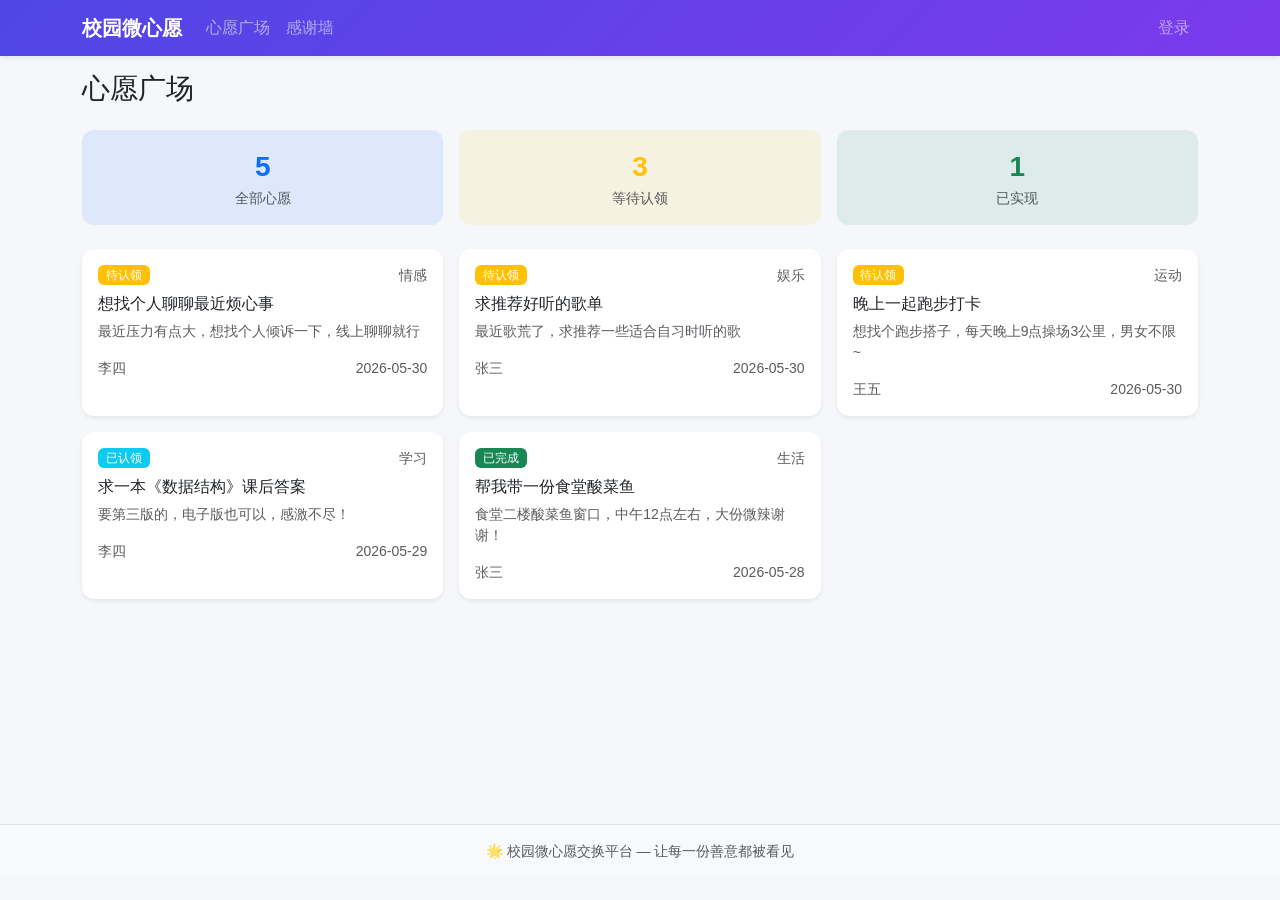
<file: index.html>
﻿<!DOCTYPE html>
<html lang="zh-CN">
<head>
<meta charset="UTF-8">
<meta name="viewport" content="width=device-width, initial-scale=1.0">
<title>校园微心愿</title>
<link href="https://cdn.bootcdn.net/ajax/libs/twitter-bootstrap/5.3.3/css/bootstrap.min.css" rel="stylesheet">
<link href="https://cdn.bootcdn.net/ajax/libs/bootstrap-icons/1.11.3/font/bootstrap-icons.min.css" rel="stylesheet">
<style>
body{background:#f5f7fa;font-family:-apple-system,BlinkMacSystemFont,"Segoe UI","PingFang SC","Microsoft YaHei",sans-serif}
.wish-card{transition:transform .2s,box-shadow .2s;border:none;border-radius:12px;overflow:hidden}
.wish-card:hover{transform:translateY(-3px);box-shadow:0 8px 25px rgba(0,0,0,.1)!important}
.text-truncate-2{display:-webkit-box;-webkit-line-clamp:2;-webkit-box-orient:vertical;overflow:hidden}
.navbar{background:linear-gradient(135deg,#4f46e5,#7c3aed)!important}
.card{border-radius:12px;border:none}
.btn{border-radius:8px}
.form-control,.form-select{border-radius:8px}
.badge{font-weight:500}
#app{min-height:80vh}
</style>
</head>
<body>
<nav class="navbar navbar-expand-lg navbar-dark shadow-sm">
<div class="container">
<a class="navbar-brand fw-bold" href="#/"><i class="bi bi-stars"></i> 校园微心愿</a>
<button class="navbar-toggler" type="button" data-bs-toggle="collapse" data-bs-target="#nav">
<span class="navbar-toggler-icon"></span>
</button>
<div class="collapse navbar-collapse" id="nav">
<ul class="navbar-nav me-auto">
<li class="nav-item"><a class="nav-link" href="#/"><i class="bi bi-house-heart"></i> 心愿广场</a></li>
<li class="nav-item"><a class="nav-link" href="#/gratitude"><i class="bi bi-heart-fill text-danger"></i> 感谢墙</a></li>
</ul>
<ul class="navbar-nav" id="navRight"></ul>
</div>
</div>
</nav>
<div class="container py-3" id="app"></div>
<footer class="bg-light py-3 mt-5 border-top">
<div class="container text-center text-muted small">🌟 校园微心愿交换平台 — 让每一份善意都被看见</div>
</footer>
<div class="modal fade" id="imgModal" tabindex="-1"><div class="modal-dialog modal-dialog-centered"><div class="modal-content"><div class="modal-body p-0"><img id="imgModalSrc" class="w-100"></div></div></div></div>
<script src="https://cdn.bootcdn.net/ajax/libs/twitter-bootstrap/5.3.3/js/bootstrap.bundle.min.js"></script>
<script>

// ==================== 数据层 ====================
const DB = {
  get(k){try{return JSON.parse(localStorage.getItem('cw_'+k)||'[]')}catch{return[]}},
  set(k,v){localStorage.setItem('cw_'+k,JSON.stringify(v))},
  nextId(k){const d=this.get(k);return d.length?Math.max(...d.map(x=>x.id))+1:1},
  uid(){return localStorage.getItem('cw_uid')||null},
  login(user){localStorage.setItem('cw_uid',String(user.id));localStorage.setItem('cw_uname',user.name)},
  logout(){localStorage.removeItem('cw_uid');localStorage.removeItem('cw_uname')},
  me(){const id=this.uid();if(!id)return null;return this.get('users').find(u=>u.id==id)||null}
};

function now(){return new Date().toISOString().slice(0,19).replace('T',' ')}

const STATS_LABEL={pending:'待认领',claimed:'已认领',fulfilled:'待确认',completed:'已完成',cancelled:'已取消',active:'进行中'};
const STATS_COLOR={pending:'warning',claimed:'info',fulfilled:'primary',completed:'success',cancelled:'secondary',active:'info'};

// ==================== 路由 ====================
function route(){
  const hash=location.hash.slice(1)||'/';
  const navRight=document.getElementById('navRight');
  const me=DB.me();
  if(me){
    navRight.innerHTML=`<li class="nav-item dropdown">
      <a class="nav-link dropdown-toggle" href="#" data-bs-toggle="dropdown"><i class="bi bi-person-circle"></i> ${me.name} <span class="badge bg-warning text-dark">${me.credit_score}分</span></a>
      <ul class="dropdown-menu dropdown-menu-end">
        <li><a class="dropdown-item" href="#/my"><i class="bi bi-person"></i> 个人中心</a></li>
        <li><a class="dropdown-item" href="#/post"><i class="bi bi-plus-circle"></i> 发布心愿</a></li>
        <li><hr class="dropdown-divider"></li>
        <li><a class="dropdown-item" href="#" onclick="DB.logout();route()"><i class="bi bi-box-arrow-right"></i> 退出</a></li>
      </ul></li>`;
  }else{
    navRight.innerHTML=`<li class="nav-item"><a class="nav-link" href="#/login"><i class="bi bi-box-arrow-in-right"></i> 登录</a></li>`;
  }

  const app=document.getElementById('app');
  if(hash==='/') renderIndex(app);
  else if(hash==='/login') renderLogin(app);
  else if(hash==='/post') renderPost(app);
  else if(hash==='/my') renderMy(app);
  else if(hash==='/gratitude') renderGratitude(app);
  else if(hash.startsWith('/wish/')) renderWishDetail(app,parseInt(hash.split('/')[2]));
  else app.innerHTML='<p class="text-center text-muted py-5">页面不存在</p>';
}

window.addEventListener('hashchange',route);
window.addEventListener('DOMContentLoaded',()=>{
  if(!DB.get('users').length){
    DB.set('users',[{id:1,student_id:'2024001',name:'张三',credit_score:100,created_at:now()},
      {id:2,student_id:'2024002',name:'李四',credit_score:100,created_at:now()},
      {id:3,student_id:'2024003',name:'王五',credit_score:100,created_at:now()}]);
    DB.set('wishes',[
      {id:1,user_id:1,title:'帮我带一份食堂酸菜鱼',description:'食堂二楼酸菜鱼窗口，中午12点左右，大份微辣谢谢！',category:'生活',wish_image:'',status:'completed',created_at:'2026-05-28 12:00:00',updated_at:'2026-05-29 18:00:00'},
      {id:2,user_id:2,title:'求一本《数据结构》课后答案',description:'要第三版的，电子版也可以，感激不尽！',category:'学习',wish_image:'',status:'claimed',created_at:'2026-05-29 10:00:00',updated_at:'2026-05-30 09:00:00'},
      {id:3,user_id:3,title:'晚上一起跑步打卡',description:'想找个跑步搭子，每天晚上9点操场3公里，男女不限~',category:'运动',wish_image:'',status:'pending',created_at:'2026-05-30 08:00:00',updated_at:'2026-05-30 08:00:00'},
      {id:4,user_id:1,title:'求推荐好听的歌单',description:'最近歌荒了，求推荐一些适合自习时听的歌',category:'娱乐',wish_image:'',status:'pending',created_at:'2026-05-30 14:00:00',updated_at:'2026-05-30 14:00:00'},
      {id:5,user_id:2,title:'想找个人聊聊最近烦心事',description:'最近压力有点大，想找个人倾诉一下，线上聊聊就行',category:'情感',wish_image:'',status:'pending',created_at:'2026-05-30 15:00:00',updated_at:'2026-05-30 15:00:00'},
    ]);
    DB.set('claims',[
      {id:1,wish_id:1,user_id:2,status:'completed',created_at:'2026-05-29 12:00:00',updated_at:'2026-05-29 18:00:00'},
      {id:2,wish_id:2,user_id:3,status:'active',created_at:'2026-05-30 09:00:00',updated_at:'2026-05-30 09:00:00'},
    ]);
    DB.set('feedback',[
      {id:1,wish_id:1,claim_id:1,user_id:2,content:'食堂二楼的酸菜鱼果然好吃！学弟很满意，我也开心~',image:'',created_at:'2026-05-29 17:00:00'},
    ]);
  }
  route();
});

// ==================== 工具函数 ====================
function userById(id){return DB.get('users').find(u=>u.id==id)}
function h(html){const d=document.createElement('div');d.innerHTML=html;return d.firstElementChild}

function imageToBase64(file){
  return new Promise((resolve,reject)=>{
    const r=new FileReader();
    r.onload=()=>resolve(r.result);
    r.onerror=reject;
    r.readAsDataURL(file);
  });
}

function showImg(src){
  document.getElementById('imgModalSrc').src=src;
  new bootstrap.Modal(document.getElementById('imgModal')).show();
}

// ==================== 首页 - 心愿广场 ====================
function renderIndex(app){
  const wishes=DB.get('wishes').sort((a,b)=>b.id-a.id);
  const cats=[...new Set(wishes.map(w=>w.category))];
  const stats={total:wishes.length,completed:wishes.filter(w=>w.status==='completed').length,pending:wishes.filter(w=>w.status==='pending').length};

  let html=`
<div class="d-flex justify-content-between align-items-center mb-4">
<h3 class="mb-0"><i class="bi bi-house-heart text-primary"></i> 心愿广场</h3>
${DB.me()?'<a href="#/post" class="btn btn-primary"><i class="bi bi-plus-lg"></i> 发布心愿</a>':''}
</div>
<div class="row g-3 mb-4">
<div class="col-md-4"><div class="card border-0 bg-primary bg-opacity-10 text-center p-3"><div class="fs-3 fw-bold text-primary">${stats.total}</div><div class="text-muted small">全部心愿</div></div></div>
<div class="col-md-4"><div class="card border-0 bg-warning bg-opacity-10 text-center p-3"><div class="fs-3 fw-bold text-warning">${stats.pending}</div><div class="text-muted small">等待认领</div></div></div>
<div class="col-md-4"><div class="card border-0 bg-success bg-opacity-10 text-center p-3"><div class="fs-3 fw-bold text-success">${stats.completed}</div><div class="text-muted small">已实现</div></div></div>
</div>
<div class="row g-3">`;

  wishes.forEach(w=>{
    const poster=userById(w.user_id);
    html+=`
<div class="col-md-6 col-lg-4">
<div class="card wish-card h-100 shadow-sm" onclick="location.href='#/wish/${w.id}'" style="cursor:pointer">
${w.wish_image?`<img src="${w.wish_image}" class="card-img-top" style="height:140px;object-fit:cover">`:''}
<div class="card-body">
<div class="d-flex justify-content-between align-items-start mb-2">
<span class="badge bg-${STATS_COLOR[w.status]}">${STATS_LABEL[w.status]}</span>
<small class="text-muted">${w.category}</small></div>
<h6 class="card-title">${w.title}</h6>
<p class="card-text text-muted small text-truncate-2">${w.description.slice(0,80)}</p>
<div class="d-flex justify-content-between align-items-center">
<small class="text-muted"><i class="bi bi-person"></i> ${poster?poster.name:'未知'}</small>
<small class="text-muted">${w.created_at.slice(0,10)}</small></div>
</div></div></div>`;
  });

  html+=wishes.length?'</div>':'</div><div class="text-center py-5 text-muted"><i class="bi bi-inbox" style="font-size:3rem"></i><p class="mt-2">暂无心愿，快来发布第一个吧！</p></div>';
  app.innerHTML=html;
}

// ==================== 登录 ====================
function renderLogin(app){
  app.innerHTML=`
<div class="row justify-content-center mt-5"><div class="col-md-5"><div class="card shadow"><div class="card-body p-4">
<div class="text-center mb-4"><i class="bi bi-stars text-primary" style="font-size:3rem"></i><h4 class="mt-2">校园微心愿</h4><p class="text-muted small">让每一份小心愿都被看见</p></div>
<div class="mb-3"><label class="form-label">学号</label><input type="text" id="loginSid" class="form-control" placeholder="请输入学号"></div>
<div class="mb-3"><label class="form-label">姓名</label><input type="text" id="loginName" class="form-control" placeholder="请输入姓名"></div>
<button class="btn btn-primary w-100" onclick="doLogin()">进入平台</button>
<p class="text-muted small text-center mt-3 mb-0">首次登录自动注册，初始信用分100</p>
</div></div></div></div>`;
}

function doLogin(){
  const sid=document.getElementById('loginSid').value.trim();
  const name=document.getElementById('loginName').value.trim();
  if(!sid||!name)return alert('请填写学号和姓名');
  let users=DB.get('users');
  let user=users.find(u=>u.student_id===sid);
  if(!user){
    user={id:DB.nextId('users'),student_id:sid,name:name,credit_score:100,created_at:now()};
    users.push(user);
    DB.set('users',users);
  }
  DB.login(user);
  route();
}

// ==================== 发布心愿 ====================
function renderPost(app){
  if(!DB.me()){location.hash='#/login';return}
  app.innerHTML=`
<div class="row justify-content-center"><div class="col-md-7"><h4 class="mb-4"><i class="bi bi-plus-circle text-primary"></i> 发布微心愿</h4>
<div class="card shadow-sm"><div class="card-body p-4">
<div class="mb-3"><label class="form-label">心愿标题 <span class="text-danger">*</span></label><input type="text" id="postTitle" class="form-control" placeholder="比如：帮我带一份食堂二楼的酸菜鱼" maxlength="60"></div>
<div class="mb-3"><label class="form-label">详细描述 <span class="text-danger">*</span></label><textarea id="postDesc" class="form-control" rows="4" placeholder="描述一下你的小心愿~" maxlength="500"></textarea></div>
<div class="mb-3"><label class="form-label">分类</label><select id="postCat" class="form-select"><option value="学习">📚 学习</option><option value="生活">🏠 生活</option><option value="运动">⚽ 运动</option><option value="娱乐">🎮 娱乐</option><option value="情感">💬 情感</option><option value="其他">📌 其他</option></select></div>
<div class="mb-3"><label class="form-label">配图（可选）</label><input type="file" id="postImg" class="form-control" accept="image/*"></div>
<button class="btn btn-primary" onclick="doPostWish()"><i class="bi bi-send"></i> 发布心愿</button>
<a href="#/" class="btn btn-outline-secondary">取消</a>
</div></div></div></div>`;
}

async function doPostWish(){
  const title=document.getElementById('postTitle').value.trim();
  const desc=document.getElementById('postDesc').value.trim();
  if(!title||!desc)return alert('标题和描述不能为空');
  const cat=document.getElementById('postCat').value;
  const file=document.getElementById('postImg').files[0];
  let img='';
  if(file&&file.size<2*1024*1024){img=await imageToBase64(file)}else if(file){return alert('图片不能超过2MB')}
  const wishes=DB.get('wishes');
  wishes.push({id:DB.nextId('wishes'),user_id:parseInt(DB.uid()),title:title,description:desc,category:cat,wish_image:img,status:'pending',created_at:now(),updated_at:now()});
  DB.set('wishes',wishes);
  alert('心愿发布成功！');
  location.hash='#/';
}

// ==================== 心愿详情 ====================
function renderWishDetail(app,wishId){
  const wish=DB.get('wishes').find(w=>w.id===wishId);
  if(!wish){app.innerHTML='<p class="text-center text-muted py-5">心愿不存在</p>';return}
  const poster=userById(wish.user_id);
  const me=DB.me();
  const claims=DB.get('claims').filter(c=>c.wish_id===wishId&&c.status!=='cancelled');
  const feedbacks=DB.get('feedback').filter(f=>f.wish_id===wishId);
  const myClaim=me?claims.find(c=>c.user_id==me.id):null;

  const steps=[['pending','待认领'],['claimed','已认领'],['fulfilled','待确认'],['completed','已完成']];

  let stepHtml='<div class="d-flex align-items-center mb-4 pb-3 border-bottom">';
  steps.forEach(([sid,slabel],i)=>{
    const isCurrent=wish.status===sid;
    const isPast=wish.status==='completed'||(steps.findIndex(([s])=>s===wish.status)>i);
    const cls=isCurrent||(wish.status==='completed'&&sid==='completed')?'bg-success text-white':isPast?'bg-light text-muted':'bg-light text-muted';
    stepHtml+=`<div class="text-center flex-fill"><div class="rounded-circle mx-auto d-flex align-items-center justify-content-center ${cls}" style="width:36px;height:36px;font-size:14px">${wish.status==='completed'&&sid==='completed'?'<i class="bi bi-check"></i>':isCurrent&&wish.status==='completed'?'<i class="bi bi-check"></i>':i+1}</div><small class="d-block mt-1 ${isCurrent?'fw-bold text-success':'text-muted'}">${slabel}</small></div>`;
    if(i<steps.length-1)stepHtml+=`<div class="flex-fill align-self-start mt-3"><div class="bg-light rounded" style="height:3px"></div></div>`;
  });
  if(wish.status==='cancelled')stepHtml+=`<div class="text-center flex-fill"><div class="rounded-circle mx-auto bg-danger text-white d-flex align-items-center justify-content-center" style="width:36px;height:36px"><i class="bi bi-x"></i></div><small class="d-block mt-1 text-danger fw-bold">已取消</small></div>`;
  stepHtml+='</div>';

  let actions='';
  if(me){
    if(me.id===wish.user_id){
      if(wish.status==='fulfilled')actions+=`<button class="btn btn-success" onclick="confirmWish(${wish.id})"><i class="bi bi-check2-all"></i> 确认完成 (+5分)</button> `;
      if(wish.status==='pending')actions+=`<button class="btn btn-outline-danger btn-sm" onclick="cancelWish(${wish.id})"><i class="bi bi-x-circle"></i> 取消心愿</button>`;
    }else{
      if(wish.status==='pending')actions+=`<button class="btn btn-primary" onclick="claimWish(${wish.id})"><i class="bi bi-hand-thumbs-up"></i> 认领这个心愿</button>`;
      else if(myClaim&&myClaim.status==='active')actions+=`<button class="btn btn-success" onclick="showFulfill(${wish.id})"><i class="bi bi-check-circle"></i> 我已完成，提交反馈</button> <button class="btn btn-outline-warning btn-sm" onclick="cancelClaim(${myClaim.id})"><i class="bi bi-arrow-counterclockwise"></i> 放弃认领 (-5分)</button>`;
    }
  }else{actions='<a href="#/login" class="btn btn-primary">登录后认领</a>'}

  let fbHtml='';
  feedbacks.forEach(fb=>{
    const author=userById(fb.user_id);
    fbHtml+=`<div class="card mb-3 shadow-sm"><div class="card-body"><div class="d-flex justify-content-between mb-2"><span class="fw-bold">${author?author.name:'未知'}</span><small class="text-muted">${fb.created_at.slice(0,16)}</small></div>${fb.content?`<p class="mb-2">${fb.content}</p>`:''}${fb.image?`<img src="${fb.image}" class="img-fluid rounded" style="max-height:250px;cursor:pointer" onclick="showImg('${fb.image}')">`:''}</div></div>`;
  });

  let claimers='';
  claims.forEach(c=>{
    const claimer=userById(c.user_id);
    claimers+=`<div class="d-flex align-items-center mb-2 p-2 border rounded"><div class="rounded-circle bg-primary bg-opacity-10 text-primary d-flex align-items-center justify-content-center me-2" style="width:40px;height:40px">${claimer?claimer.name[0]:'?'}</div><div><div class="fw-bold small">${claimer?claimer.name:'未知'}</div><small class="text-muted">信用 ${claimer?claimer.credit_score:'?'}分 · ${STATS_LABEL[c.status]}</small></div></div>`;
  });

  app.innerHTML=`
<div class="row"><div class="col-lg-8">
<nav class="mb-3"><ol class="breadcrumb"><li class="breadcrumb-item"><a href="#/">心愿广场</a></li><li class="breadcrumb-item active">${wish.title}</li></ol></nav>
<div class="card shadow-sm mb-4"><div class="card-body p-4">
${stepHtml}
<h4>${wish.title}</h4>
<div class="text-muted small mb-3"><span class="badge bg-info me-2">${wish.category}</span><i class="bi bi-person"></i> ${poster?poster.name:'未知'}<span class="mx-1">·</span><i class="bi bi-clock"></i> ${wish.created_at.slice(0,16)}<span class="mx-1">·</span>信用 <span class="fw-bold text-warning">${poster?poster.credit_score:'?'}分</span></div>
${wish.wish_image?`<img src="${wish.wish_image}" class="img-fluid rounded mb-3" style="max-height:300px;cursor:pointer" onclick="showImg('${wish.wish_image}')">`:''}
<p class="mb-0" style="white-space:pre-wrap">${wish.description}</p>
</div><div class="card-footer bg-transparent">${actions}</div></div>
${feedbacks.length?`<h5 class="mb-3"><i class="bi bi-chat-square-heart text-danger"></i> 完成反馈</h5>${fbHtml}`:''}
</div>
<div class="col-lg-4"><div class="card shadow-sm"><div class="card-header"><i class="bi bi-people-fill"></i> 认领记录</div><div class="card-body">${claimers||'<p class="text-muted text-center mb-0">暂无认领记录</p>'}</div></div></div>
</div>
${myClaim&&myClaim.status==='active'?`
<div class="modal fade" id="fulfillModal" tabindex="-1"><div class="modal-dialog"><div class="modal-content">
<div class="modal-header"><h5 class="modal-title">提交完成反馈</h5><button type="button" class="btn-close" data-bs-dismiss="modal"></button></div>
<div class="modal-body">
<div class="mb-3"><label class="form-label">反馈内容</label><textarea id="fulfillContent" class="form-control" rows="3" placeholder="描述一下你是怎么完成这个心愿的~"></textarea></div>
<div class="mb-3"><label class="form-label">上传图片证据</label><input type="file" id="fulfillImg" class="form-control" accept="image/*"></div>
</div>
<div class="modal-footer"><button class="btn btn-success" onclick="doFulfill(${wish.id})">提交反馈</button></div>
</div></div></div>`:''}`;

  if(myClaim&&myClaim.status==='active'){
    new bootstrap.Modal(document.getElementById('fulfillModal'));
  }
}

function claimWish(wishId){
  const me=DB.me();if(!me)return;
  const claims=DB.get('claims');
  claims.push({id:DB.nextId('claims'),wish_id:wishId,user_id:me.id,status:'active',created_at:now(),updated_at:now()});
  DB.set('claims',claims);
  const wishes=DB.get('wishes');
  const w=wishes.find(w=>w.id===wishId);
  if(w){w.status='claimed';w.updated_at=now();DB.set('wishes',wishes)}
  alert('认领成功！');
  route();
}

function cancelClaim(claimId){
  if(!confirm('放弃认领将扣除5信用分，确定？'))return;
  const me=DB.me();
  const claims=DB.get('claims');
  const c=claims.find(c=>c.id===claimId);
  if(c){c.status='cancelled';c.updated_at=now();DB.set('claims',claims)}
  // 恢复心愿状态
  const wishes=DB.get('wishes');
  const w=wishes.find(w=>w.id===c.wish_id);
  if(w&&w.status==='claimed'){w.status='pending';w.updated_at=now();DB.set('wishes',wishes)}
  // 扣分
  const users=DB.get('users');
  const u=users.find(u=>u.id===me.id);
  if(u){u.credit_score=Math.max(0,u.credit_score-5);DB.set('users',users);DB.login(u)}
  alert('已放弃认领，信用分 -5');
  route();
}

function showFulfill(wishId){
  new bootstrap.Modal(document.getElementById('fulfillModal')).show();
}

async function doFulfill(wishId){
  const me=DB.me();
  const content=document.getElementById('fulfillContent').value.trim();
  const file=document.getElementById('fulfillImg').files[0];
  let img='';
  if(file&&file.size<2*1024*1024){img=await imageToBase64(file)}else if(file){return alert('图片不能超过2MB')}
  if(!content&&!img)return alert('请填写反馈内容或上传图片');

  const claims=DB.get('claims');
  const claim=claims.find(c=>c.wish_id===wishId&&c.user_id===me.id&&c.status==='active');
  if(!claim)return alert('认领已失效');
  claim.status='fulfilled';claim.updated_at=now();DB.set('claims',claims);

  const feedback=DB.get('feedback');
  feedback.push({id:DB.nextId('feedback'),wish_id:wishId,claim_id:claim.id,user_id:me.id,content:content,image:img,created_at:now()});
  DB.set('feedback',feedback);

  const wishes=DB.get('wishes');
  const w=wishes.find(w=>w.id===wishId);
  if(w){w.status='fulfilled';w.updated_at=now();DB.set('wishes',wishes)}
  alert('完成反馈已提交，等待确认~');
  route();
}

function confirmWish(wishId){
  if(!confirm('确认心愿已完成？'))return;
  const wishes=DB.get('wishes');
  const w=wishes.find(w=>w.id===wishId);
  if(!w||w.status!=='fulfilled')return;
  w.status='completed';w.updated_at=now();DB.set('wishes',wishes);

  // 找认领者 +10
  const claims=DB.get('claims');
  const claim=claims.find(c=>c.wish_id===wishId&&c.status==='fulfilled');
  const users=DB.get('users');
  if(claim){
    claim.status='completed';claim.updated_at=now();DB.set('claims',claims);
    const claimer=users.find(u=>u.id===claim.user_id);
    if(claimer){claimer.credit_score+=10;DB.set('users',users)}
  }
  // 发布者 +5
  const poster=users.find(u=>u.id===w.user_id);
  if(poster){poster.credit_score+=5;DB.set('users',users);DB.login(poster)}
  alert('心愿已确认完成！双方信用分已更新 🎉');
  route();
}

function cancelWish(wishId){
  if(!confirm('确定取消这个心愿吗？'))return;
  const wishes=DB.get('wishes');
  const w=wishes.find(w=>w.id===wishId);
  if(w){w.status='cancelled';w.updated_at=now();DB.set('wishes',wishes)}
  alert('心愿已取消');
  route();
}

// ==================== 感谢墙 ====================
function renderGratitude(app){
  const feedbacks=DB.get('feedback').sort((a,b)=>b.id-a.id);
  const allWishes=DB.get('wishes');
  const allUsers=DB.get('users');
  const completedFbs=feedbacks.filter(fb=>{const w=allWishes.find(w=>w.id===fb.wish_id);return w&&w.status==='completed'});

  // top helpers
  const claims=DB.get('claims');
  const helperMap={};
  claims.filter(c=>c.status==='completed').forEach(c=>{helperMap[c.user_id]=(helperMap[c.user_id]||0)+1});
  const topHelpers=allUsers.map(u=>({...u,completed_count:helperMap[u.id]||0})).sort((a,b)=>b.credit_score-a.credit_score).slice(0,10);

  let cards='';
  completedFbs.forEach(fb=>{
    const wish=allWishes.find(w=>w.id===fb.wish_id);
    const helper=allUsers.find(u=>u.id===fb.user_id);
    const poster=wish?allUsers.find(u=>u.id===wish.user_id):null;
    cards+=`
<div class="col-md-6"><div class="card shadow-sm h-100"><div class="card-body">
<div class="d-flex align-items-center mb-2">
<div class="rounded-circle bg-danger bg-opacity-10 text-danger d-flex align-items-center justify-content-center me-2" style="width:40px;height:40px">${helper?helper.name[0]:'?'}</div>
<div><div class="fw-bold small">${helper?helper.name:'?'} <small class="text-muted">帮助了</small> ${poster?poster.name:'?'}</div><small class="text-muted">${fb.created_at.slice(0,10)}</small></div></div>
<h6 class="text-primary">${wish?wish.title:'未知心愿'}</h6>
${fb.content?`<p class="text-muted small mb-2">${fb.content}</p>`:''}
${fb.image?`<img src="${fb.image}" class="img-fluid rounded" style="max-height:150px;cursor:pointer" onclick="showImg('${fb.image}')">`:''}
</div></div></div>`;
  });

  let rank='';
  topHelpers.forEach((h,i)=>{
    const medals=['🥇','🥈','🥉'];
    rank+=`<div class="list-group-item d-flex align-items-center"><span class="fw-bold me-3" style="width:24px">${medals[i]||(i+1)}</span><div class="flex-grow-1"><div class="fw-bold small">${h.name}</div><small class="text-muted">完成 ${h.completed_count} 个心愿</small></div><span class="badge bg-warning text-dark">${h.credit_score}分</span></div>`;
  });

  app.innerHTML=`
<h3 class="mb-4"><i class="bi bi-heart-fill text-danger"></i> 感谢墙</h3>
<div class="row"><div class="col-lg-8"><div class="row g-3">${cards||'<div class="col-12 text-center py-5 text-muted"><i class="bi bi-heartbreak" style="font-size:3rem"></i><p class="mt-2">还没有人完成心愿，快来帮忙吧！</p></div>'}</div></div>
<div class="col-lg-4"><div class="card shadow-sm"><div class="card-header"><i class="bi bi-trophy-fill text-warning"></i> 信用排行榜</div><div class="card-body p-0"><div class="list-group list-group-flush">${rank}</div></div></div></div></div>`;
}

// ==================== 个人中心 ====================
function renderMy(app){
  const me=DB.me();
  if(!me){location.hash='#/login';return}
  const myWishes=DB.get('wishes').filter(w=>w.user_id==me.id).sort((a,b)=>b.id-a.id);
  const myClaims=DB.get('claims').filter(c=>c.user_id==me.id&&c.status!=='cancelled').sort((a,b)=>b.id-a.id);

  let wlist='';
  myWishes.forEach(w=>{
    wlist+=`<a href="#/wish/${w.id}" class="list-group-item list-group-item-action"><div class="d-flex justify-content-between align-items-center"><div><span class="badge bg-${STATS_COLOR[w.status]} me-2">${STATS_LABEL[w.status]}</span>${w.title}</div><small class="text-muted">${w.created_at.slice(0,10)}</small></div></a>`;
  });

  let clist='';
  myClaims.forEach(c=>{
    const wish=DB.get('wishes').find(w=>w.id===c.wish_id);
    clist+=`<a href="#/wish/${c.wish_id}" class="list-group-item list-group-item-action"><div class="d-flex justify-content-between align-items-center"><div><span class="badge bg-${STATS_COLOR[c.status]} me-2">${STATS_LABEL[c.status]}</span>${wish?wish.title:'?'}${wish&&wish.status==='completed'?' <span class="badge bg-success ms-1">已完结</span>':''}</div><small class="text-muted">${c.created_at.slice(0,10)}</small></div></a>`;
  });

  app.innerHTML=`
<div class="row"><div class="col-md-4 mb-4">
<div class="card shadow-sm text-center"><div class="card-body p-4">
<div class="rounded-circle bg-primary bg-opacity-10 text-primary d-flex align-items-center justify-content-center mx-auto mb-3" style="width:80px;height:80px;font-size:2rem">${me.name[0]}</div>
<h5>${me.name}</h5><p class="text-muted small">${me.student_id}</p>
<div class="d-flex justify-content-center gap-3 mt-3">
<div class="text-center"><div class="fs-4 fw-bold text-primary">${myWishes.length}</div><small class="text-muted">发布心愿</small></div>
<div class="text-center"><div class="fs-4 fw-bold text-success">${myClaims.length}</div><small class="text-muted">认领心愿</small></div>
<div class="text-center"><div class="fs-4 fw-bold text-warning">${me.credit_score}</div><small class="text-muted">信用分</small></div>
</div></div></div>
<div class="card shadow-sm mt-3"><div class="card-header"><i class="bi bi-info-circle"></i> 信用规则</div><div class="card-body small">
<p><span class="text-success">+10分</span> — 成功完成他人的心愿</p>
<p><span class="text-success">+5分</span> — 你的心愿被完成</p>
<p><span class="text-danger">-5分</span> — 放弃认领</p>
<p class="mb-0 text-muted">初始信用分: 100</p>
</div></div></div>
<div class="col-md-8">
<ul class="nav nav-tabs mb-3"><li class="nav-item"><button class="nav-link active" data-bs-toggle="tab" data-bs-target="#tabWishes">我发布的心愿</button></li><li class="nav-item"><button class="nav-link" data-bs-toggle="tab" data-bs-target="#tabClaims">我认领的心愿</button></li></ul>
<div class="tab-content"><div class="tab-pane fade show active" id="tabWishes"><div class="list-group">${wlist||'<p class="text-muted text-center py-4">还没有发布过心愿</p>'}</div></div>
<div class="tab-pane fade" id="tabClaims"><div class="list-group">${clist||'<p class="text-muted text-center py-4">还没有认领过心愿</p>'}</div></div></div>
</div></div>`;
}

</script>
</body>
</html>
</file>
